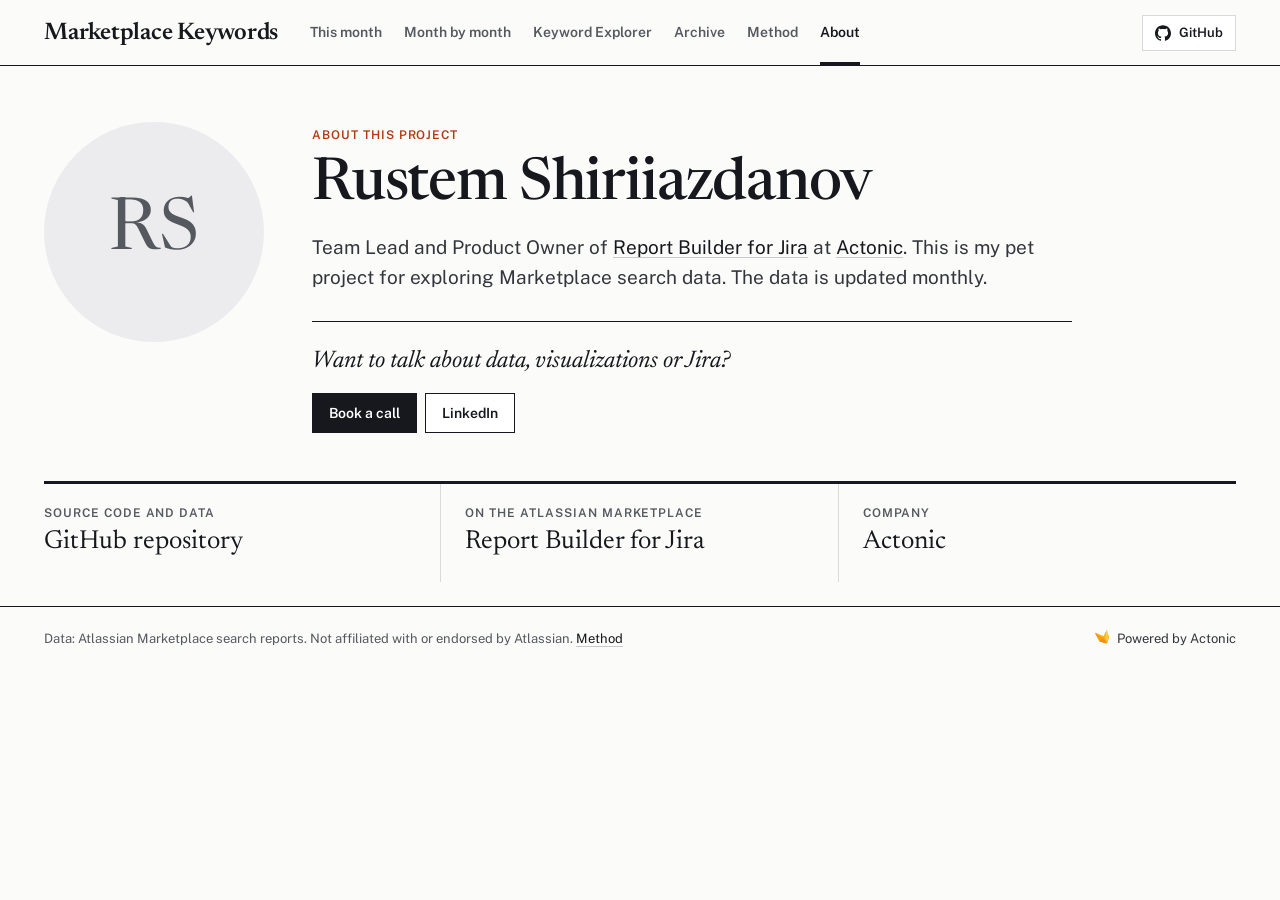
<file: about.html>
<!doctype html>
<html lang="en">
<head>
  <meta charset="utf-8" />
  <meta name="viewport" content="width=device-width, initial-scale=1" />
  <title>Marketplace Keywords — About</title>
  <meta name="description" content="Marketplace Keywords is a pet project by Rustem Shiriiazdanov, Team Lead and Product Owner of Report Builder for Jira at Actonic." />
  <link rel="preconnect" href="https://fonts.googleapis.com" />
  <link rel="preconnect" href="https://fonts.gstatic.com" crossorigin />
  <link href="https://fonts.googleapis.com/css2?family=Newsreader:ital,opsz,wght@0,6..72,400;0,6..72,500;0,6..72,600;1,6..72,400;1,6..72,500&family=Public+Sans:wght@400;500;600;700&display=swap" rel="stylesheet" />
  <link rel="stylesheet" href="assets/site.css" />
  <style>
    .person{display:grid;grid-template-columns:220px minmax(0,760px);gap:48px;align-items:start;padding:56px 0 48px}
    .avatar{width:220px;height:220px;border-radius:50%;object-fit:cover;background:var(--rule2)}
    .initials{display:grid;place-items:center;font-family:var(--serif);font-size:72px;color:var(--muted)}
    .person h1{margin:10px 0 16px;font-family:var(--serif);font-weight:500;font-size:clamp(40px,4.6vw,60px);line-height:1.02;letter-spacing:-.02em}
    .person .bio{margin:0;font-size:19px;line-height:1.6;color:var(--ink2);max-width:62ch}
    .talk{margin-top:28px;padding-top:24px;border-top:1px solid var(--ink)}
    .talk p{margin:0 0 16px;font-family:var(--serif);font-style:italic;font-size:24px;line-height:1.3}
    .talk .actions{display:flex;flex-wrap:wrap;gap:8px}
    .links{display:grid;grid-template-columns:repeat(3,minmax(0,1fr));border-top:3px solid var(--ink);margin-bottom:24px}
    .links a{display:flex;flex-direction:column;gap:6px;padding:20px 24px 24px;text-decoration:none;border-right:1px solid var(--rule)}
    .links a:first-child{padding-left:0}
    .links a:last-child{border-right:0}
    .links a span:last-child{font-family:var(--serif);font-size:26px;line-height:1.15}
    .links a:hover span:last-child{text-decoration:underline;text-underline-offset:4px}
    @media (max-width:860px){ .person{grid-template-columns:1fr;gap:24px;padding:36px 0 32px} .avatar{width:120px;height:120px} .initials{font-size:40px} .links{grid-template-columns:1fr} .links a{padding:18px 0;border-right:0;border-bottom:1px solid var(--rule)} .links a:last-child{border-bottom:0} }
  </style>
</head>
<body>
<a class="skip" href="#main">Skip to content</a>
<header class="site-header">
  <div class="wrap">
    <div class="left">
      <a class="brand" href="./index.html">Marketplace Keywords</a>
      <nav class="site-nav" aria-label="Main">
        <a href="./index.html">This month</a>
        <a href="./month-by-month.html">Month by month</a>
        <a href="./keyword-explorer.html">Keyword Explorer</a>
        <a href="./archive.html">Archive</a>
        <a href="./method.html">Method</a>
        <a href="./about.html" aria-current="page">About</a>
      </nav>
    </div>
    <div class="head-actions">
      <a class="btn-quiet" href="https://github.com/rustem-shiriiazdanov/atlassian-marketplace-keywords" target="_blank" rel="noopener noreferrer"><svg viewBox="0 0 24 24" aria-hidden="true"><path fill="currentColor" d="M12 .297c-6.63 0-12 5.373-12 12 0 5.303 3.438 9.8 8.205 11.385.6.113.82-.258.82-.577 0-.285-.01-1.04-.015-2.04-3.338.724-4.042-1.61-4.042-1.61C4.422 18.07 3.633 17.7 3.633 17.7c-1.087-.744.084-.729.084-.729 1.205.084 1.838 1.236 1.838 1.236 1.07 1.835 2.809 1.305 3.495.998.108-.776.417-1.305.76-1.605-2.665-.3-5.466-1.332-5.466-5.93 0-1.31.465-2.38 1.235-3.22-.135-.303-.54-1.523.105-3.176 0 0 1.005-.322 3.3 1.23.96-.267 1.98-.399 3-.405 1.02.006 2.04.138 3 .405 2.28-1.552 3.285-1.23 3.285-1.23.645 1.653.24 2.873.12 3.176.765.84 1.23 1.91 1.23 3.22 0 4.61-2.805 5.625-5.475 5.92.42.36.81 1.096.81 2.22 0 1.606-.015 2.896-.015 3.286 0 .315.21.69.825.57C20.565 22.092 24 17.592 24 12.297c0-6.627-5.373-12-12-12z"/></svg><span class="lbl">GitHub</span></a>
    </div>
  </div>
</header>
<main class="wrap" id="main">
  <section class="person" aria-labelledby="name">
    <img class="avatar" src="https://avatars.githubusercontent.com/rustem-shiriiazdanov?s=440" alt="Rustem Shiriiazdanov" width="220" height="220" onerror="this.outerHTML='<div class=&quot;avatar initials&quot; aria-hidden=&quot;true&quot;>RS</div>'">
    <div>
      <span class="kicker accent">About this project</span>
      <h1 id="name">Rustem Shiriiazdanov</h1>
      <p class="bio">Team Lead and Product Owner of <a href="https://marketplace.atlassian.com/apps/1216997" target="_blank" rel="noopener noreferrer">Report Builder for Jira</a> at <a href="https://actonic.de/en/" target="_blank" rel="noopener noreferrer">Actonic</a>. This is my pet project for exploring Marketplace search data. The data is updated monthly.</p>
      <div class="talk">
        <p>Want to talk about data, visualizations or Jira?</p>
        <div class="actions">
          <a class="btn primary" href="https://bookings.cloud.microsoft/bookwithme/user/0cfecdbb47f0496c8abf0a154bc5953b@actonic.de?anonymous&ismsaljsauthenabled&ep=plink" target="_blank" rel="noopener noreferrer">Book a call</a>
          <a class="btn" href="https://www.linkedin.com/in/rustem-shiriiazdanov/" target="_blank" rel="noopener noreferrer">LinkedIn</a>
        </div>
      </div>
    </div>
  </section>
  <nav class="links" aria-label="Project links">
    <a href="https://github.com/rustem-shiriiazdanov/atlassian-marketplace-keywords" target="_blank" rel="noopener noreferrer"><span class="kicker">Source code and data</span><span>GitHub repository</span></a>
    <a href="https://marketplace.atlassian.com/apps/1216997" target="_blank" rel="noopener noreferrer"><span class="kicker">On the Atlassian Marketplace</span><span>Report Builder for Jira</span></a>
    <a href="https://actonic.de/en/" target="_blank" rel="noopener noreferrer"><span class="kicker">Company</span><span>Actonic</span></a>
  </nav>
</main>
<footer class="site-foot"><div class="wrap"><span>Data: Atlassian Marketplace search reports. Not affiliated with or endorsed by Atlassian. <a href="./method.html">Method</a></span><a class="powered" href="https://actonic.de/en/" target="_blank" rel="noopener noreferrer"><img src="img/actonic.svg" alt="" width="14" height="17">Powered by Actonic</a></div></footer>
<script src="assets/common.js"></script>
</body>
</html>
</file>
<file: assets/site.css>
/* Marketplace Keywords: shared design system for every page.
   Editorial look: paper background, ink rules instead of cards, Newsreader for headlines and numbers,
   Public Sans for everything else. One accent colour, kept for searches that found no apps. */

:root{
  --paper:#FBFBFA; --surface:#FFFFFF; --sunken:#F3F3F1;
  --ink:#16181D; --ink2:#33363C; --muted:#55585F; --faint:#8A8D94;
  --rule:#D9DADC; --rule2:#ECECEE; --link-line:#C8C9CC;
  --accent:#B23A12; --accent-soft:#F6E9E3; --on-accent:#FFFFFF;
  --pos:#1D7A48; --neg:#B23A12; --new:#1F5FBF;
  --sel-bg:#16181D; --sel-ink:#FFFFFF;
  --focus:#1F5FBF;
  --heat0:#EFEFEC; --heat1:#F8D3C4; --heat2:#EFA486; --heat3:#DC6A41; --heat4:#B23A12; --heat5:#7A2408;
  --heat-ink-light:#16181D; --heat-ink-dark:#FFFFFF;
  --s1:#16181D; --s2:#1F5FBF; --s3:#B07A12; --s4:#2E7D6B; --s5:#7A4BB0; --s6:#B8336A; --s7:#0E7490; --s8:#6B7A1F;
  --dropped:#B4B6BB;
  --serif:'Newsreader', Georgia, 'Times New Roman', serif;
  --sans:'Public Sans', 'Helvetica Neue', Arial, sans-serif;
  --wrap:1240px;
  color-scheme:light;
}
@media (prefers-color-scheme: dark){
  :root:not([data-theme="light"]){
    --paper:#111214; --surface:#1A1B1F; --sunken:#202226;
    --ink:#ECECEA; --ink2:#D3D4D7; --muted:#A3A6AD; --faint:#7D8088;
    --rule:#3A3C42; --rule2:#26282D; --link-line:#55585F;
    --accent:#F08A5D; --accent-soft:#3A2219; --on-accent:#111214;
    --pos:#5CC48F; --neg:#F08A5D; --new:#7EAAF2;
    --sel-bg:#ECECEA; --sel-ink:#111214;
    --focus:#7EAAF2;
    --heat0:#222428; --heat1:#4A2A20; --heat2:#7A3722; --heat3:#AC4A28; --heat4:#E2703F; --heat5:#FFA77D;
    --heat-ink-light:#ECECEA; --heat-ink-dark:#111214;
    --s1:#ECECEA; --s2:#6FA3F2; --s3:#E0AE45; --s4:#4FBE9F; --s5:#B48BE6; --s6:#EE7AA8; --s7:#3FC1DD; --s8:#B6C35A;
    --dropped:#5E6168;
    color-scheme:dark;
  }
}
:root[data-theme="dark"]{
  --paper:#111214; --surface:#1A1B1F; --sunken:#202226;
  --ink:#ECECEA; --ink2:#D3D4D7; --muted:#A3A6AD; --faint:#7D8088;
  --rule:#3A3C42; --rule2:#26282D; --link-line:#55585F;
  --accent:#F08A5D; --accent-soft:#3A2219; --on-accent:#111214;
  --pos:#5CC48F; --neg:#F08A5D; --new:#7EAAF2;
  --sel-bg:#ECECEA; --sel-ink:#111214;
  --focus:#7EAAF2;
  --heat0:#222428; --heat1:#4A2A20; --heat2:#7A3722; --heat3:#AC4A28; --heat4:#E2703F; --heat5:#FFA77D;
  --heat-ink-light:#ECECEA; --heat-ink-dark:#111214;
  --s1:#ECECEA; --s2:#6FA3F2; --s3:#E0AE45; --s4:#4FBE9F; --s5:#B48BE6; --s6:#EE7AA8; --s7:#3FC1DD; --s8:#B6C35A;
  --dropped:#5E6168;
  color-scheme:dark;
}

*,*::before,*::after{box-sizing:border-box}
html{-webkit-text-size-adjust:100%}
body{margin:0;background:var(--paper);color:var(--ink);font-family:var(--sans);font-size:16px;line-height:1.5;-webkit-font-smoothing:antialiased}
a{color:var(--ink);text-decoration-color:var(--link-line);text-underline-offset:3px}
a:hover{color:var(--accent);text-decoration-color:var(--accent)}
:focus-visible{outline:2px solid var(--focus);outline-offset:2px}
img,svg{display:block}
button,input,select{font:inherit;color:inherit}
.num{font-variant-numeric:tabular-nums}
.serif{font-family:var(--serif)}
.skip{position:absolute;left:-9999px;top:8px;z-index:200;padding:10px 14px;background:var(--surface);color:var(--ink);border:2px solid var(--ink);font-weight:600;text-decoration:none}
.skip:focus{left:16px}
/* Focus moved here by a script (after Try again or a jump link) is only a starting point, not a control. */
main[tabindex="-1"]:focus{outline:0}
.sr-only{position:absolute !important;width:1px;height:1px;overflow:hidden;clip:rect(0 0 0 0);white-space:nowrap}
[hidden]{display:none !important}
.wrap{max-width:var(--wrap);margin:0 auto;padding:0 24px}

/* Header */
.site-header{border-bottom:1px solid var(--ink);background:var(--paper)}
.site-header .wrap{display:flex;flex-wrap:wrap;align-items:center;justify-content:space-between;gap:0 24px;min-height:64px}
.site-header .left{display:flex;align-items:center;gap:32px;min-width:0}
.brand{font-family:var(--serif);font-size:24px;font-weight:600;letter-spacing:-.01em;text-decoration:none;white-space:nowrap}
.brand:hover{color:var(--ink)}
.site-nav{display:flex;gap:22px;font-size:14px;font-weight:600}
.site-nav a{padding:22px 0 19px;border-bottom:3px solid transparent;text-decoration:none;color:var(--muted);white-space:nowrap}
.site-nav a:hover{color:var(--ink)}
.site-nav a[aria-current="page"]{color:var(--ink);border-bottom-color:var(--ink)}
.head-actions{display:flex;align-items:center;gap:8px}
.btn-quiet{display:inline-flex;align-items:center;gap:8px;min-height:36px;padding:0 12px;font-size:13px;font-weight:600;text-decoration:none;border:1px solid var(--rule);background:var(--surface);color:var(--ink);cursor:pointer;white-space:nowrap}
.btn-quiet:hover{border-color:var(--ink);color:var(--ink)}
.btn-quiet svg{width:16px;height:16px}

/* Header query lookup */
.lookup{position:relative;display:flex;align-items:center;gap:8px}
.lookup label{font-size:13px;color:var(--muted);white-space:nowrap}
@media (max-width:1439px){ .lookup label{position:absolute;width:1px;height:1px;overflow:hidden;clip:rect(0 0 0 0)} }
.lookup input{width:180px;height:40px;padding:0 12px;border:1px solid var(--ink);border-radius:0;background:var(--surface);font-size:14px}
.lookup input::-webkit-search-cancel-button{display:none}
.lookup button[type="submit"]{height:40px;padding:0 16px;border:0;background:var(--sel-bg);color:var(--sel-ink);font-size:14px;font-weight:600;cursor:pointer}
.suggest{position:absolute;z-index:40;top:calc(100% + 4px);right:0;width:min(420px,calc(100vw - 32px));padding:6px;background:var(--surface);border:1px solid var(--ink);box-shadow:0 12px 28px rgba(0,0,0,.14)}
.suggest button{display:flex;width:100%;justify-content:space-between;align-items:baseline;gap:12px;padding:8px 10px;border:0;background:none;text-align:left;font-size:15px;cursor:pointer}
.suggest button b{font-weight:700}
.suggest button span:last-child{font-size:13px;color:var(--muted);white-space:nowrap}
.suggest button:hover,.suggest button.active{background:var(--sunken)}
.suggest .none{padding:8px 10px;font-size:14px;color:var(--muted)}

/* Page heads */
.kicker{font-size:12px;font-weight:600;letter-spacing:.08em;text-transform:uppercase;color:var(--muted)}
.kicker.accent{color:var(--accent)}
.page-head{padding:44px 0 28px;display:flex;flex-direction:column;gap:12px;max-width:880px}
.page-head h1{margin:0;font-family:var(--serif);font-weight:500;font-size:clamp(40px,4.6vw,60px);line-height:1.02;letter-spacing:-.02em}
.lede{margin:0;font-size:17px;line-height:1.55;color:var(--ink2);text-wrap:pretty}
h2.sec{margin:0;font-family:var(--serif);font-weight:500;font-size:28px;line-height:1.12;letter-spacing:-.005em;text-wrap:balance}
h3.sub{margin:0;font-size:17px;font-weight:700;line-height:1.3}
.cap{margin:0;font-size:13px;line-height:1.45;color:var(--muted)}
.note{margin:0;font-size:13px;line-height:1.5;color:var(--muted)}
.rule-top{border-top:1px solid var(--ink)}
.rule-thick{border-top:3px solid var(--ink)}

/* Controls */
.seg{display:inline-flex;border:1px solid var(--ink);background:var(--surface)}
.seg button{min-height:36px;padding:0 12px;border:0;background:transparent;font-size:13px;font-weight:600;cursor:pointer;white-space:nowrap}
.seg button+button{border-left:1px solid var(--rule)}
.seg button[aria-pressed="true"]{background:var(--sel-bg);color:var(--sel-ink)}
.sel{height:36px;padding:0 30px 0 10px;border:1px solid var(--ink);border-radius:0;background:var(--surface) url("data:image/svg+xml,%3Csvg xmlns='http://www.w3.org/2000/svg' width='12' height='8' viewBox='0 0 12 8'%3E%3Cpath d='M1 1l5 5 5-5' fill='none' stroke='%2355585F' stroke-width='1.6'/%3E%3C/svg%3E") no-repeat right 10px center;font-size:13px;font-weight:600;-webkit-appearance:none;appearance:none;cursor:pointer}
.ib{width:36px;height:36px;display:inline-grid;place-items:center;border:1px solid var(--rule);background:var(--surface);color:var(--ink);cursor:pointer;flex:0 0 auto}
.ib:hover{border-color:var(--ink)}
.ib svg{width:16px;height:16px}
.btn{display:inline-flex;align-items:center;justify-content:center;gap:8px;min-height:40px;padding:0 16px;border:1px solid var(--ink);background:var(--surface);color:var(--ink);font-size:14px;font-weight:600;text-decoration:none;cursor:pointer;white-space:nowrap}
.btn:hover{background:var(--sunken);color:var(--ink)}
.btn.primary{background:var(--sel-bg);color:var(--sel-ink);border-color:var(--sel-bg)}
.btn.primary:hover{opacity:.9;color:var(--sel-ink)}
.btn.accent{background:var(--accent);border-color:var(--accent);color:var(--on-accent)}
.btn.accent:hover{color:var(--on-accent);opacity:.92}
.btn:disabled,.seg button:disabled,.sel:disabled{opacity:.5;cursor:not-allowed}
.check{display:inline-flex;align-items:center;gap:8px;font-size:14px;font-weight:500;cursor:pointer}
.check.off{opacity:.45;cursor:default}
.check input{width:16px;height:16px;margin:0;accent-color:var(--ink)}

/* Numbers row */
.kpis{display:grid;grid-template-columns:repeat(4,minmax(0,1fr));border-bottom:1px solid var(--rule)}
.kpis .kpi{padding:24px;display:flex;flex-direction:column;gap:6px;border-right:1px solid var(--rule);min-width:0}
.kpis .kpi:first-child{padding-left:0}
.kpis .kpi:last-child{border-right:0;padding-right:0}
.kpis .kpi .big{font-family:var(--serif);font-size:48px;line-height:1;font-weight:500;overflow-wrap:anywhere}
.kpis .kpi .big.word{font-style:italic}
.kpis .kpi .big.accent{color:var(--accent)}
.kpis .kpi .what{font-size:14px;line-height:1.4;overflow-wrap:anywhere}
.kpis .kpi .what .muted{color:var(--muted)}

/* Section rhythm */
.block{padding:48px 0;border-bottom:1px solid var(--rule)}
.block:last-child{border-bottom:0}
.block-head{display:flex;flex-wrap:wrap;justify-content:space-between;align-items:flex-end;gap:12px 16px;margin-bottom:20px}
.block-head .titles{display:flex;flex-direction:column;gap:6px;min-width:0;max-width:760px}
.block-head .tools{display:flex;flex-wrap:wrap;align-items:center;gap:8px}
.muted{color:var(--muted)}
.pos{color:var(--pos)} .neg{color:var(--neg)}

/* Footer */
.site-foot{border-top:1px solid var(--ink);margin-top:24px}
.site-foot .wrap{display:flex;flex-wrap:wrap;justify-content:space-between;align-items:center;gap:12px 24px;padding-top:22px;padding-bottom:28px;font-size:13px;color:var(--muted)}
.site-foot a{color:var(--ink)}
.foot-cols{display:grid;grid-template-columns:repeat(3,minmax(0,1fr));gap:40px;padding:40px 0 8px;border-top:1px solid var(--rule)}
.foot-cols h2{margin:0 0 10px;font-size:12px;font-weight:700;letter-spacing:.1em;text-transform:uppercase}
.foot-cols p{margin:0;font-size:14px;line-height:1.6;color:var(--ink2)}

/* Alerts */
.alert{display:flex;flex-wrap:wrap;align-items:center;gap:8px 16px;padding:12px 16px;margin:16px 0;border:1px solid var(--accent);background:var(--accent-soft);font-size:14px}
.alert strong{font-weight:700}

/* Loading: every element that shows report data has its own loading state (placeholder + card, or a small spinner) */
.wait{color:var(--muted) !important;opacity:.55;animation:waitpulse 1.6s ease-in-out infinite}
@keyframes waitpulse{50%{opacity:.25}}
.mk-load{position:fixed;top:0;left:0;right:0;height:3px;z-index:100;pointer-events:none;transition:opacity .4s .3s}
.mk-load i{display:block;height:100%;background:var(--accent);transform-origin:left;transform:scaleX(0);transition:transform .35s ease-out}
.mk-load.done{opacity:0}
.seg:empty{display:none}
.skel-wrap{position:relative;display:flex;flex-direction:column;justify-content:center;align-items:center;width:100%;height:100%;min-height:inherit}
.skel{--g:color-mix(in srgb, var(--ink) 7%, transparent);--g2:color-mix(in srgb, var(--accent) 20%, transparent);position:relative;overflow:hidden;width:100%}
.skel::after{content:"";position:absolute;inset:0;background:linear-gradient(100deg,transparent 30%,color-mix(in srgb, var(--paper) 70%, transparent) 50%,transparent 70%);transform:translateX(-100%);animation:skelsweep 1.8s ease-in-out infinite}
@keyframes skelsweep{to{transform:translateX(100%)}}
.skel b,.skel i{display:block;background:var(--g)}
/* The card over each placeholder: spinner, what is loading, progress */
.load-card{position:absolute;left:50%;top:50%;transform:translate(-50%,-50%);z-index:2;display:grid;grid-template-columns:auto minmax(0,1fr) auto;align-items:center;gap:4px 10px;width:min(300px,calc(100% - 24px));padding:12px 14px 12px;background:var(--surface);border:1px solid var(--rule);box-shadow:0 8px 24px rgba(0,0,0,.08);font:500 14px/1.35 var(--sans);letter-spacing:0;color:var(--ink);text-align:left;text-transform:none;white-space:normal;font-variant-numeric:tabular-nums}
.load-card .spin{grid-row:1}
.load-card .load-label{font-weight:600;overflow:hidden;text-overflow:ellipsis;white-space:nowrap}
.load-card .load-pct{color:var(--accent);font-weight:700;font-size:13px}
.load-card .load-sub{grid-column:2 / -1;font-size:12px;color:var(--muted);font-weight:500}
.load-card .load-track{grid-column:1 / -1;display:block;height:3px;margin-top:8px;background:var(--rule2);overflow:hidden}
.load-card .load-track b{display:block;height:100%;width:4%;background:var(--accent);transition:width .3s ease-out}
.load-card.failed .spin{animation:none;border-color:var(--accent)}
.load-card.failed .load-pct{display:none}
.spin{display:inline-block;width:16px;height:16px;flex:0 0 auto;border-radius:50%;border:2px solid var(--rule);border-top-color:var(--accent);animation:spin .8s linear infinite}
@keyframes spin{to{transform:rotate(360deg)}}
.file-loading{display:inline-flex;align-items:center;gap:6px;color:var(--muted)}
.mini-load.failed .spin{display:none}
.mini-load.failed::after{content:'—'}
.file-loading.failed .mini-load{display:none}
.file-loading.failed{color:var(--accent)}
.mini-load{display:inline-flex;align-items:center;height:1em;vertical-align:middle}
.mini-load .spin{width:.6em;height:.6em;max-width:28px;max-height:28px;min-width:12px;min-height:12px;border-width:2px}
/* Placeholder shapes */
.g-bars{display:flex;flex-direction:column;justify-content:space-around;height:100%;min-height:240px;padding:8px 0}
.g-bars span{display:grid;grid-template-columns:minmax(80px,18%) 1fr;align-items:center;gap:12px;height:18px}
.g-bars span b{height:10px;justify-self:end}
.g-bars span i{height:100%;background:var(--g2)}
.g-line{height:100%;min-height:220px}
.g-line{flex:1 1 auto}
.g-line svg{width:100%;height:100%;min-height:220px;display:block}
.g-line .gl-grid{stroke:var(--g);stroke-width:1;vector-effect:non-scaling-stroke;fill:none}
.g-line .gl-line{stroke:var(--g2);stroke-width:2.5;vector-effect:non-scaling-stroke;fill:none;stroke-linejoin:round}
.g-heat{display:flex;flex-direction:column;gap:3px}
.g-heat span{display:grid;grid-template-columns:minmax(90px,22%) repeat(12,1fr);gap:3px;align-items:center;height:30px}
.g-heat span b{height:10px}
.g-heat span i{height:100%;background:var(--g2)}
.g-list{display:flex;flex-direction:column}
.g-list span{display:grid;gap:8px;padding:15px 0;border-bottom:1px solid var(--rule)}
.g-list span b{height:12px}
.g-list span i{height:6px;background:var(--g2)}
.g-cards{display:grid;grid-template-columns:repeat(auto-fill,minmax(220px,1fr));gap:16px}
.g-cards span{display:grid;gap:10px;padding:18px;border:1px solid var(--rule);min-height:120px;align-content:start}
.g-cards span b{height:14px}
.g-cards span i{height:9px}
.g-text{display:flex;flex-direction:column;gap:.32em;padding:.08em 0}
.g-text b{height:.72em;background:var(--g)}
span.skel-wrap{display:flex}
li.skel-holder,tr.skel-holder > td{display:block;list-style:none;padding:0 !important;border:0 !important;background:none !important;grid-template-columns:none !important}
tr.skel-holder > td{display:table-cell}
@media (prefers-reduced-motion: reduce){ .wait,.skel::after{animation:none} .spin{animation-duration:2.4s} .mk-load i{transition:none} }

/* Phones and small tablets */
@media (max-width:1080px){
  .lookup{margin:2px 0 12px}
  .site-header .wrap{padding-top:10px}
  .site-header .left{flex-direction:column;align-items:flex-start;gap:0;width:100%}
  .site-nav{width:100%;overflow-x:auto;scrollbar-width:none;gap:20px;margin-top:2px}
  .site-nav::-webkit-scrollbar{display:none}
  .site-nav a{padding:12px 0 9px}
  .head-actions{position:absolute;right:24px;top:12px}
  .site-header{position:relative}
}
@media (max-width:900px){
  .kpis{grid-template-columns:repeat(2,minmax(0,1fr))}
  .kpis .kpi{padding:20px 16px}
  .kpis .kpi:nth-child(odd){padding-left:0}
  .kpis .kpi:nth-child(even){border-right:0;padding-right:0}
  .kpis .kpi:nth-child(-n+2){border-bottom:1px solid var(--rule)}
  .foot-cols{grid-template-columns:1fr;gap:24px}
}
@media (max-width:720px){
  .wrap{padding:0 16px}
  .head-actions{right:16px}
  .brand{font-size:21px}
  .btn-quiet .lbl{display:none}
  .btn-quiet{padding:0 10px}
  .page-head{padding:32px 0 22px}
  .block{padding:36px 0}
  h2.sec{font-size:24px}
  .kpis .kpi .big{font-size:38px}
  .site-nav{flex-wrap:wrap;overflow:visible;gap:0 18px}
  .site-nav a{padding:9px 0 7px}
  .lookup{width:100%;margin:8px 0 12px}
  .lookup input{flex:1 1 auto;width:auto;min-width:0}
}
@media (max-width:420px){
  .kpis{grid-template-columns:1fr}
  .kpis .kpi{padding:18px 0 !important;border-right:0 !important;border-bottom:1px solid var(--rule)}
  .kpis .kpi:last-child{border-bottom:0}
}
@media print{ .site-header .head-actions,.lookup{display:none} }
.site-foot .powered{display:inline-flex;align-items:center;gap:8px;text-decoration:none;color:var(--ink2)}
.site-foot .powered:hover{color:var(--ink)}
.site-foot .powered img{width:14px;height:17px}
</file>
